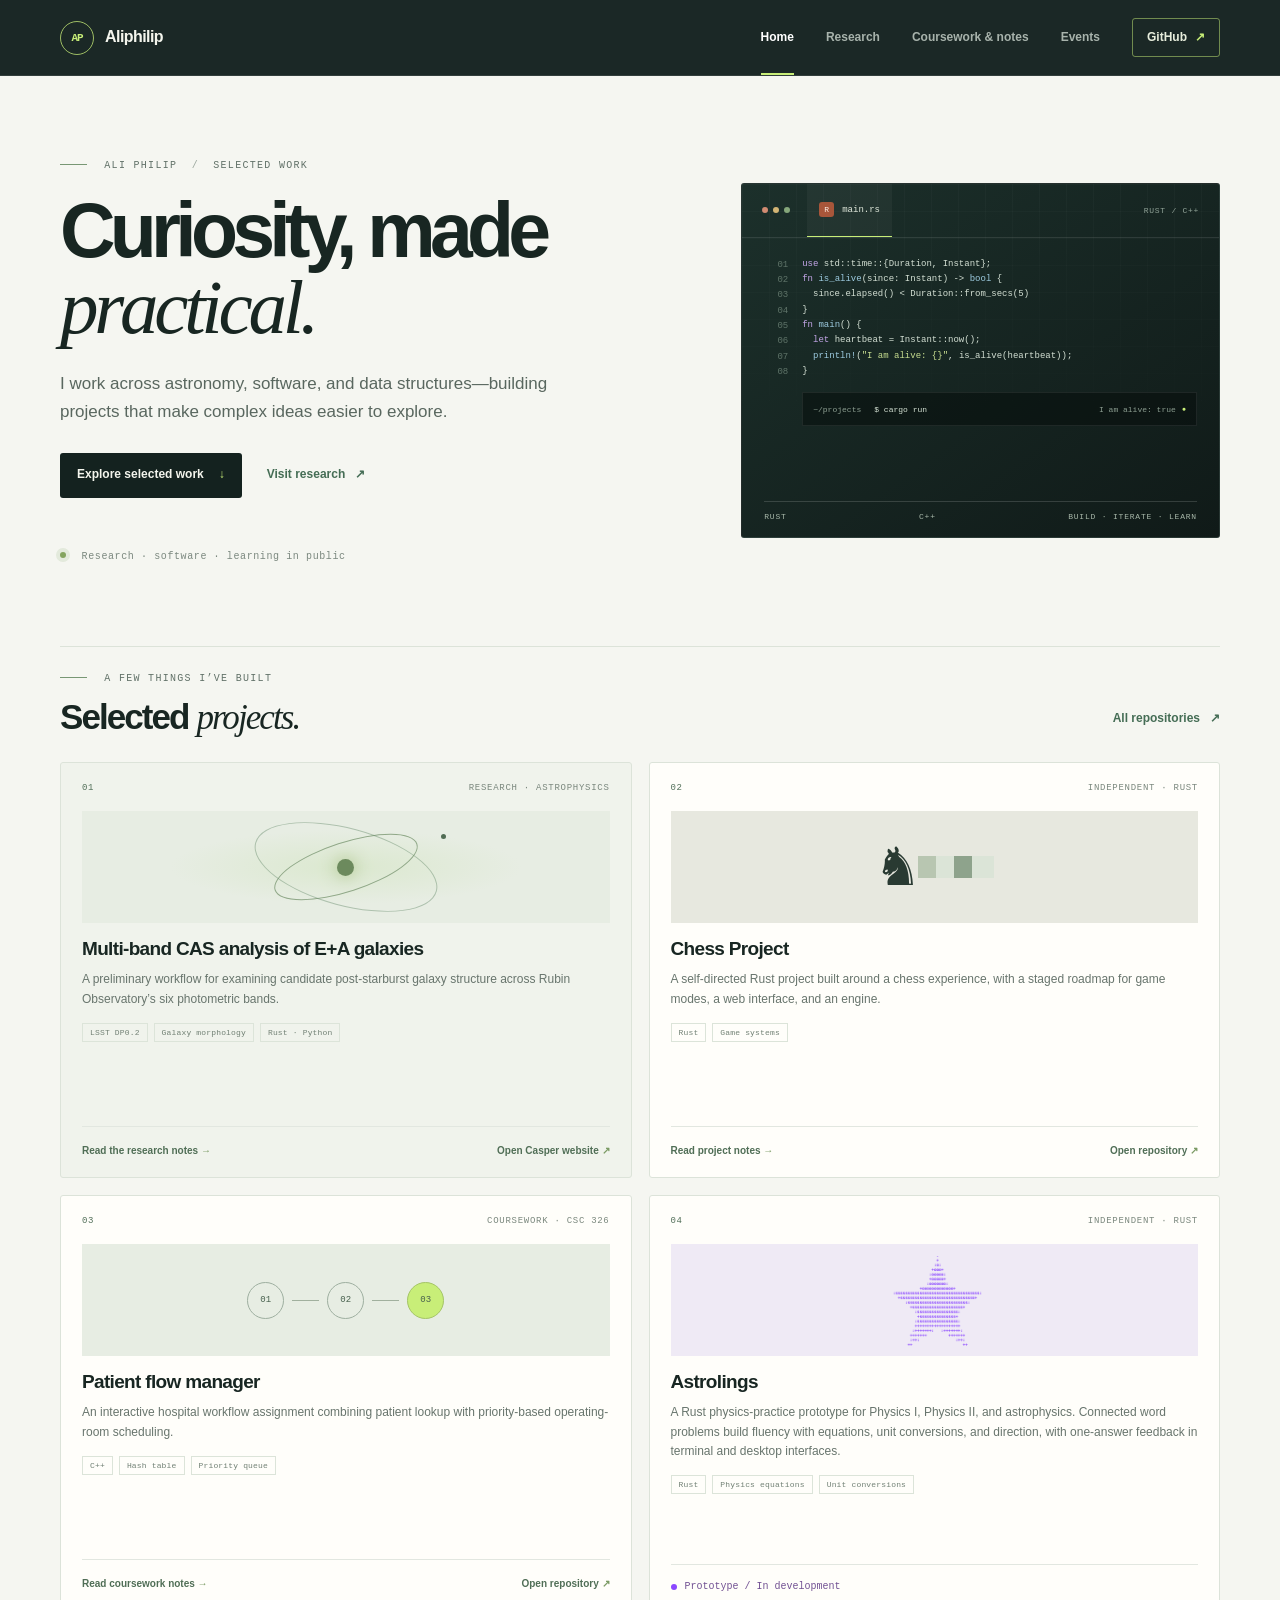
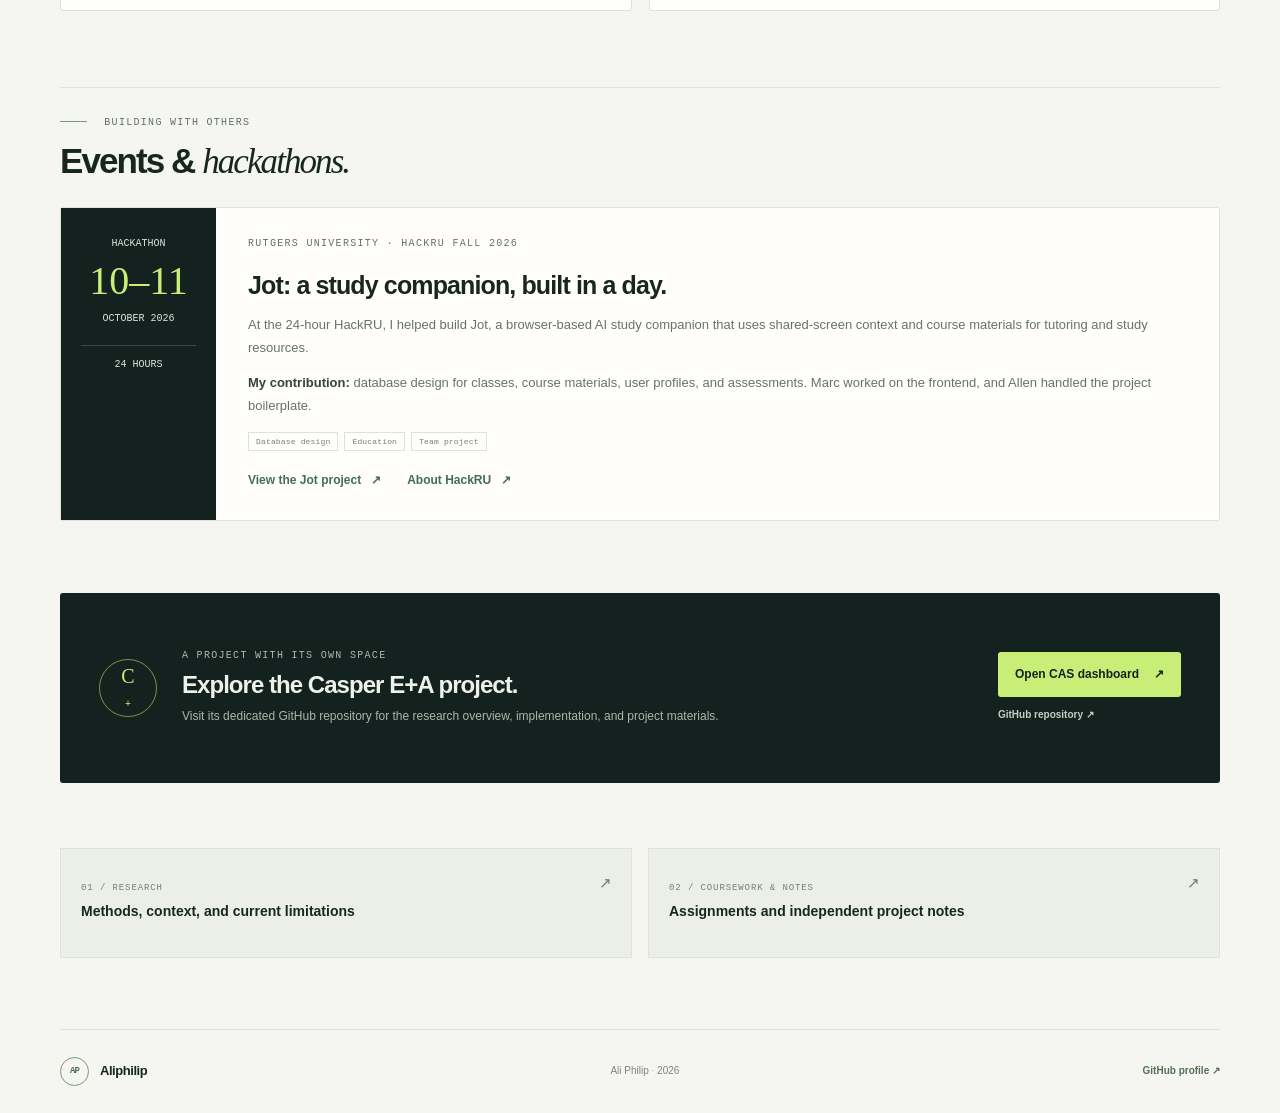
<file: index.html>
<!doctype html>
<html lang="en">
<head>
  <meta charset="utf-8">
  <meta name="viewport" content="width=device-width, initial-scale=1">
  <meta name="theme-color" content="#14221f">
  <meta name="description" content="Aliphilip: Ali Philip's astronomy research, software projects, coursework, and hackathon experiences.">
  <title>Aliphilip — Ali Philip</title>
  <link rel="stylesheet" href="styles.css">
  <script src="site.js" defer></script>
</head>
<body>
  <a class="skip-link" href="#main">Skip to content</a>
  <header class="site-header">
    <div class="header-inner">
      <a class="brand" href="index.html" aria-label="Aliphilip home"><span class="brand-mark">AP</span><span>Aliphilip</span></a>
      <button class="menu-toggle" type="button" aria-expanded="false" aria-controls="primary-nav"><span class="menu-icon" aria-hidden="true"></span><span class="sr-only">Toggle navigation</span></button>
      <nav class="primary-nav" id="primary-nav" aria-label="Main navigation">
        <a class="nav-link current" aria-current="page" href="index.html">Home</a>
        <a class="nav-link" href="research.html">Research</a>
        <a class="nav-link" href="coursework.html">Coursework &amp; notes</a>
        <a class="nav-link" href="#events">Events</a>
        <a class="nav-github" href="https://github.com/AliPhilip05" target="_blank" rel="noopener noreferrer">GitHub <span aria-hidden="true">↗</span></a>
      </nav>
    </div>
  </header>

  <main id="main">
    <section class="hero page-width">
      <div class="hero-copy">
        <p class="eyebrow"><span class="eyebrow-rule"></span> ALI PHILIP <span class="eyebrow-sep">/</span> SELECTED WORK</p>
        <h1>Curiosity, made<br><em>practical.</em></h1>
        <p class="hero-lede">I work across astronomy, software, and data structures—building projects that make complex ideas easier to explore.</p>
        <div class="hero-actions">
          <a class="button button-dark" href="#projects">Explore selected work <span aria-hidden="true">↓</span></a>
          <a class="text-link" href="research.html">Visit research <span aria-hidden="true">↗</span></a>
        </div>
        <div class="hero-footnote"><span class="status-mark"></span> Research · software · learning in public</div>
      </div>
      <div class="hero-art code-art" role="img" aria-label="Stylized Rust code editor showing an is_alive heartbeat check">
        <div class="code-window-top">
          <span class="window-dots" aria-hidden="true"><i></i><i></i><i></i></span>
          <span class="code-tab"><span class="language-symbol">R</span> main.rs</span>
          <span class="language-tag">RUST / C++</span>
        </div>
        <div class="code-editor">
          <div class="code-gutter" aria-hidden="true"><span>01</span><span>02</span><span>03</span><span>04</span><span>05</span><span>06</span><span>07</span><span>08</span></div>
          <pre class="code-block"><code><span class="code-purple">use</span> std::time::{Duration, Instant};
<span class="code-purple">fn</span> <span class="code-blue">is_alive</span>(since: Instant) -> <span class="code-blue">bool</span> {
  since.elapsed() &lt; Duration::from_secs(5)
}
<span class="code-purple">fn</span> <span class="code-blue">main</span>() {
  <span class="code-purple">let</span> heartbeat = Instant::now();
  <span class="code-blue">println!</span>(<span class="code-string">"I am alive: {}"</span>, is_alive(heartbeat));
}</code></pre>
        </div>
        <div class="terminal-preview"><span>~/projects</span><strong>$ cargo run</strong><span class="terminal-output">I am alive: true <b>●</b></span></div>
        <div class="art-caption"><span>RUST</span><span>C++</span><span>BUILD · ITERATE · LEARN</span></div>
      </div>
    </section>

    <section class="selected-work page-width" id="projects">
      <div class="section-heading">
        <div><p class="eyebrow"><span class="eyebrow-rule"></span> A FEW THINGS I’VE BUILT</p><h2>Selected <em>projects.</em></h2></div>
        <a class="text-link heading-link" href="https://github.com/AliPhilip05?tab=repositories" target="_blank" rel="noopener noreferrer">All repositories <span aria-hidden="true">↗</span></a>
      </div>

      <div class="project-grid">
        <article class="project-card project-featured">
          <div class="project-meta"><span class="project-number">01</span><span class="project-type">RESEARCH · ASTROPHYSICS</span></div>
          <div class="project-art project-art-galaxy" aria-hidden="true"><span class="mini-orbit"></span><span class="mini-core"></span><span class="mini-point"></span></div>
          <h3>Multi-band CAS analysis of E+A galaxies</h3>
          <p>A preliminary workflow for examining candidate post-starburst galaxy structure across Rubin Observatory’s six photometric bands.</p>
          <div class="tag-list"><span>LSST DP0.2</span><span>Galaxy morphology</span><span>Rust · Python</span></div>
          <div class="card-links"><a href="research.html#cas">Read the research notes <span aria-hidden="true">→</span></a><a href="https://aliphilip05.github.io/Casper-Analysis-Of-E-Galaxies-/" target="_blank" rel="noopener noreferrer">Open Casper website <span aria-hidden="true">↗</span></a></div>
        </article>

        <article class="project-card">
          <div class="project-meta"><span class="project-number">02</span><span class="project-type">INDEPENDENT · RUST</span></div>
          <div class="project-art project-art-chess" aria-hidden="true"><span>♞</span><i></i><i></i><i></i><i></i></div>
          <h3>Chess Project</h3>
          <p>A self-directed Rust project built around a chess experience, with a staged roadmap for game modes, a web interface, and an engine.</p>
          <div class="tag-list"><span>Rust</span><span>Game systems</span></div>
          <div class="card-links"><a href="coursework.html#chess">Read project notes <span aria-hidden="true">→</span></a><a href="https://github.com/AliPhilip05/ChessProject" target="_blank" rel="noopener noreferrer">Open repository <span aria-hidden="true">↗</span></a></div>
        </article>

        <article class="project-card">
          <div class="project-meta"><span class="project-number">03</span><span class="project-type">COURSEWORK · CSC 326</span></div>
          <div class="project-art project-art-queue" aria-hidden="true"><span class="queue-node">01</span><span class="queue-line"></span><span class="queue-node">02</span><span class="queue-line"></span><span class="queue-node queue-node-accent">03</span></div>
          <h3>Patient flow manager</h3>
          <p>An interactive hospital workflow assignment combining patient lookup with priority-based operating-room scheduling.</p>
          <div class="tag-list"><span>C++</span><span>Hash table</span><span>Priority queue</span></div>
          <div class="card-links"><a href="coursework.html#patients">Read coursework notes <span aria-hidden="true">→</span></a><a href="https://github.com/AliPhilip05/Patients-Managment" target="_blank" rel="noopener noreferrer">Open repository <span aria-hidden="true">↗</span></a></div>
        </article>

        <article class="project-card project-prototype" id="astrolings">
          <div class="project-meta"><span class="project-number">04</span><span class="project-type">INDEPENDENT · RUST</span></div>
          <div class="project-art project-art-astrolings" aria-hidden="true"><img src="assets/astrolings-star.png" width="1024" height="1024" alt="" loading="lazy"></div>
          <h3>Astrolings</h3>
          <p>A Rust physics-practice prototype for Physics I, Physics II, and astrophysics. Connected word problems build fluency with equations, unit conversions, and direction, with one-answer feedback in terminal and desktop interfaces.</p>
          <div class="tag-list"><span>Rust</span><span>Physics equations</span><span>Unit conversions</span></div>
          <div class="prototype-status"><span class="prototype-dot" aria-hidden="true"></span>Prototype / In development</div>
        </article>
      </div>
    </section>

    <section class="events-section page-width" id="events" aria-labelledby="events-title">
      <div class="section-heading">
        <div><p class="eyebrow"><span class="eyebrow-rule"></span> BUILDING WITH OTHERS</p><h2 id="events-title">Events &amp; <em>hackathons.</em></h2></div>
      </div>
      <article class="event-card" aria-labelledby="hackru-title">
        <div class="event-date"><span>HACKATHON</span><strong>10–11</strong><span>OCTOBER 2026</span><span class="event-duration">24 HOURS</span></div>
        <div class="event-content">
          <p class="eyebrow">RUTGERS UNIVERSITY · HACKRU FALL 2026</p>
          <h3 id="hackru-title">Jot: a study companion, built in a day.</h3>
          <p>At the 24-hour HackRU, I helped build Jot, a browser-based AI study companion that uses shared-screen context and course materials for tutoring and study resources.</p>
          <p><strong>My contribution:</strong> database design for classes, course materials, user profiles, and assessments. Marc worked on the frontend, and Allen handled the project boilerplate.</p>
          <div class="tag-list"><span>Database design</span><span>Education</span><span>Team project</span></div>
          <div class="event-links"><a class="text-link" href="https://github.com/allenz2423/hackruf26" target="_blank" rel="noopener noreferrer">View the Jot project <span aria-hidden="true">↗</span></a><a class="text-link" href="https://www.hackru.org/" target="_blank" rel="noopener noreferrer">About HackRU <span aria-hidden="true">↗</span></a></div>
        </div>
      </article>
    </section>

    <section class="crosslink page-width" aria-label="Casper research project">
      <div class="crosslink-mark" aria-hidden="true">C<span>+</span></div>
      <div class="crosslink-copy"><p class="eyebrow">A PROJECT WITH ITS OWN SPACE</p><h2>Explore the Casper E+A project.</h2><p>Visit its dedicated GitHub repository for the research overview, implementation, and project materials.</p></div>
      <div class="crosslink-actions"><a class="button button-light" href="https://aliphilip05.github.io/Casper-Analysis-Of-E-Galaxies-/">Open CAS dashboard <span aria-hidden="true">↗</span></a><a class="crosslink-repo-link" href="https://github.com/AliPhilip05/Casper-Analysis-Of-E-Galaxies-" target="_blank" rel="noopener noreferrer">GitHub repository ↗</a></div>
    </section>

    <section class="next-steps page-width">
      <a class="next-card" href="research.html"><span class="next-index">01 / RESEARCH</span><strong>Methods, context, and current limitations</strong><span class="next-arrow" aria-hidden="true">↗</span></a>
      <a class="next-card" href="coursework.html"><span class="next-index">02 / COURSEWORK &amp; NOTES</span><strong>Assignments and independent project notes</strong><span class="next-arrow" aria-hidden="true">↗</span></a>
    </section>
  </main>

  <footer class="site-footer page-width"><a class="brand footer-brand" href="index.html"><span class="brand-mark">AP</span><span>Aliphilip</span></a><span>Ali Philip <span class="footer-sep">·</span> <span id="year">2026</span></span><a href="https://github.com/AliPhilip05" target="_blank" rel="noopener noreferrer">GitHub profile <span aria-hidden="true">↗</span></a></footer>
</body>
</html>
</file>
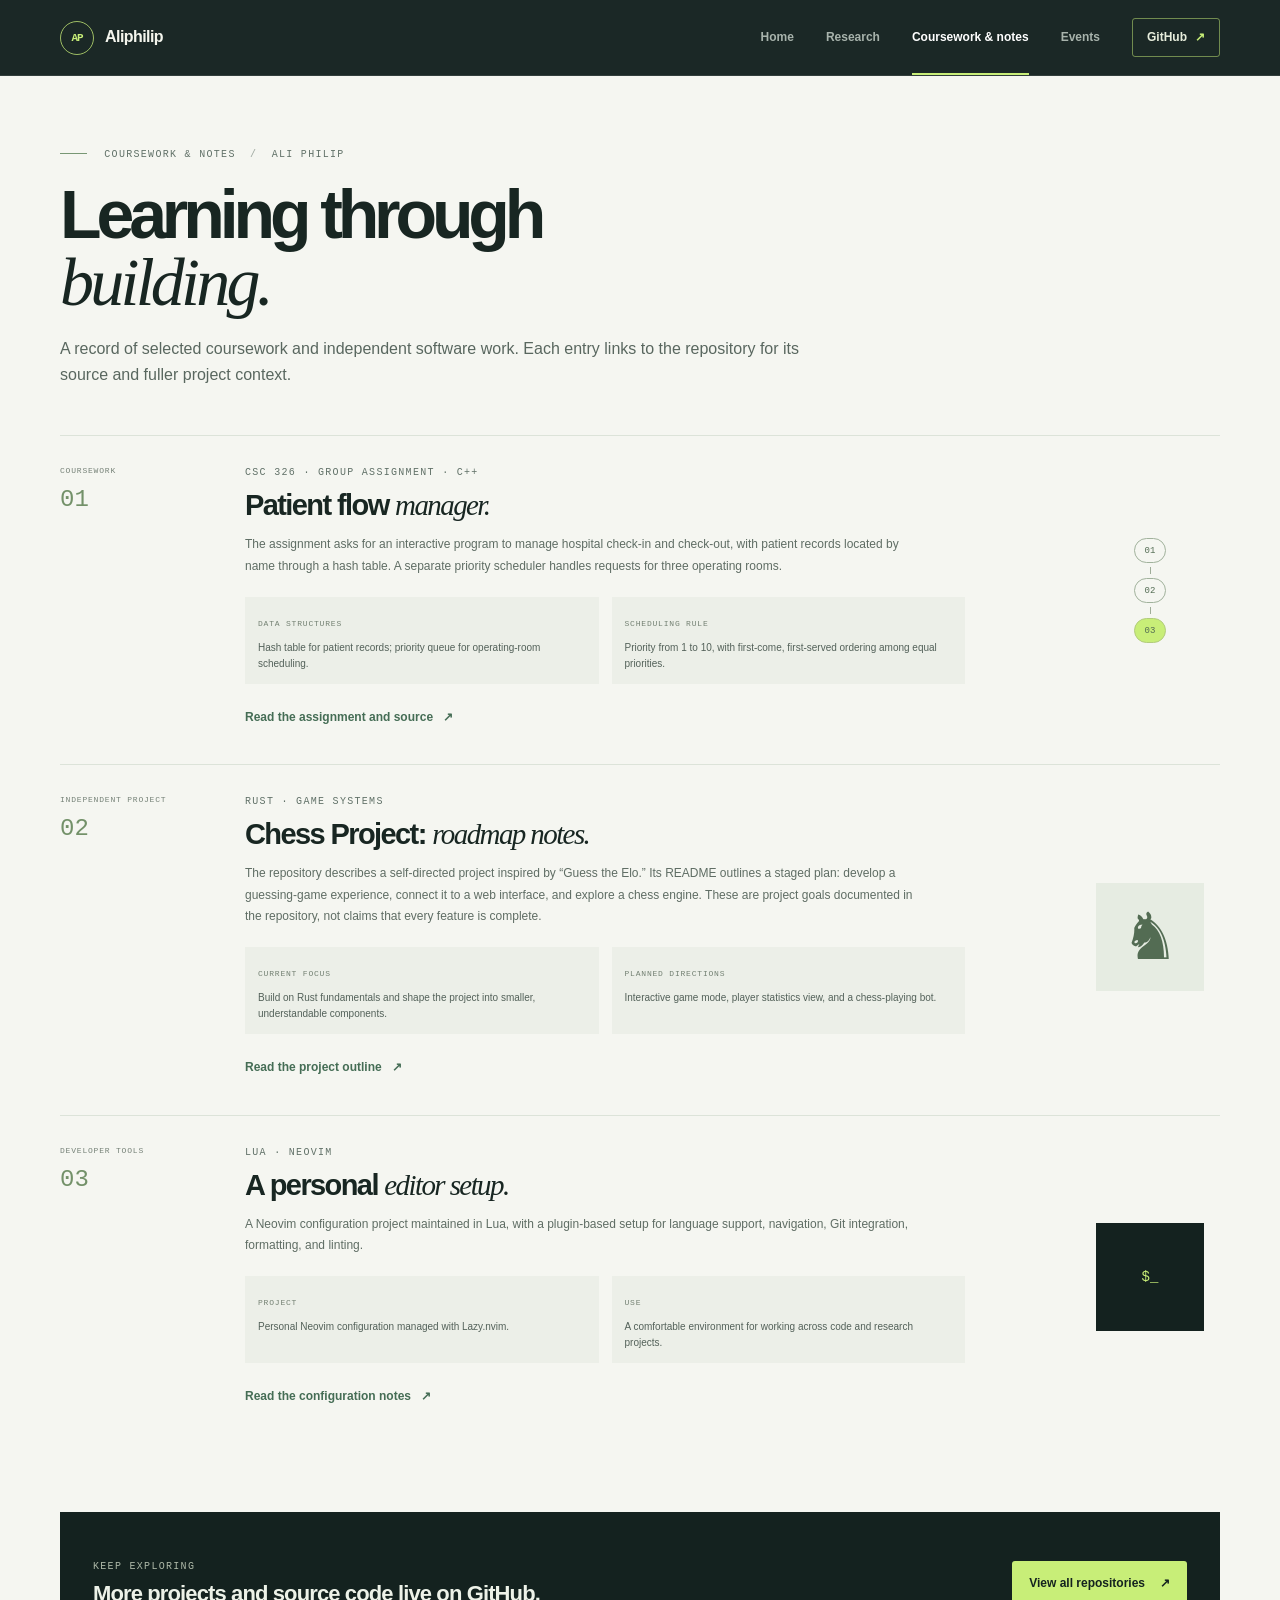
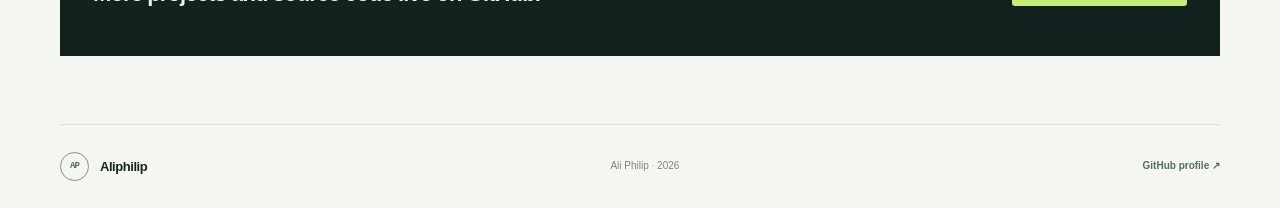
<file: coursework.html>
<!doctype html>
<html lang="en">
<head>
  <meta charset="utf-8">
  <meta name="viewport" content="width=device-width, initial-scale=1">
  <meta name="theme-color" content="#14221f">
  <meta name="description" content="Ali Philip's selected coursework and independent project notes.">
  <title>Coursework &amp; Notes — Aliphilip</title>
  <link rel="stylesheet" href="styles.css">
  <script src="site.js" defer></script>
</head>
<body>
  <a class="skip-link" href="#main">Skip to content</a>
  <header class="site-header"><div class="header-inner">
    <a class="brand" href="index.html" aria-label="Aliphilip home"><span class="brand-mark">AP</span><span>Aliphilip</span></a>
    <button class="menu-toggle" type="button" aria-expanded="false" aria-controls="primary-nav"><span class="menu-icon" aria-hidden="true"></span><span class="sr-only">Toggle navigation</span></button>
    <nav class="primary-nav" id="primary-nav" aria-label="Main navigation"><a class="nav-link" href="index.html">Home</a><a class="nav-link" href="research.html">Research</a><a class="nav-link current" aria-current="page" href="coursework.html">Coursework &amp; notes</a><a class="nav-link" href="index.html#events">Events</a><a class="nav-github" href="https://github.com/AliPhilip05" target="_blank" rel="noopener noreferrer">GitHub <span aria-hidden="true">↗</span></a></nav>
  </div></header>

  <main id="main">
    <section class="page-hero page-width compact-hero">
      <p class="eyebrow"><span class="eyebrow-rule"></span> COURSEWORK &amp; NOTES <span class="eyebrow-sep">/</span> ALI PHILIP</p>
      <h1>Learning through<br><em>building.</em></h1>
      <p class="hero-lede">A record of selected coursework and independent software work. Each entry links to the repository for its source and fuller project context.</p>
    </section>

    <section class="notes-list page-width">
      <article class="note-entry" id="patients">
        <div class="note-index"><span>COURSEWORK</span><strong>01</strong></div>
        <div class="note-content"><p class="eyebrow">CSC 326 · GROUP ASSIGNMENT · C++</p><h2>Patient flow <em>manager.</em></h2><p>The assignment asks for an interactive program to manage hospital check-in and check-out, with patient records located by name through a hash table. A separate priority scheduler handles requests for three operating rooms.</p>
          <div class="note-details"><div><span class="detail-label">DATA STRUCTURES</span><p>Hash table for patient records; priority queue for operating-room scheduling.</p></div><div><span class="detail-label">SCHEDULING RULE</span><p>Priority from 1 to 10, with first-come, first-served ordering among equal priorities.</p></div></div>
          <a class="text-link" href="https://github.com/AliPhilip05/Patients-Managment" target="_blank" rel="noopener noreferrer">Read the assignment and source <span aria-hidden="true">↗</span></a>
        </div>
        <div class="note-symbol note-symbol-queue" aria-hidden="true"><span>01</span><i></i><span>02</span><i></i><span>03</span></div>
      </article>

      <article class="note-entry" id="chess">
        <div class="note-index"><span>INDEPENDENT PROJECT</span><strong>02</strong></div>
        <div class="note-content"><p class="eyebrow">RUST · GAME SYSTEMS</p><h2>Chess Project: <em>roadmap notes.</em></h2><p>The repository describes a self-directed project inspired by “Guess the Elo.” Its README outlines a staged plan: develop a guessing-game experience, connect it to a web interface, and explore a chess engine. These are project goals documented in the repository, not claims that every feature is complete.</p>
          <div class="note-details"><div><span class="detail-label">CURRENT FOCUS</span><p>Build on Rust fundamentals and shape the project into smaller, understandable components.</p></div><div><span class="detail-label">PLANNED DIRECTIONS</span><p>Interactive game mode, player statistics view, and a chess-playing bot.</p></div></div>
          <a class="text-link" href="https://github.com/AliPhilip05/ChessProject" target="_blank" rel="noopener noreferrer">Read the project outline <span aria-hidden="true">↗</span></a>
        </div>
        <div class="note-symbol note-symbol-chess" aria-hidden="true">♞</div>
      </article>

      <article class="note-entry" id="tools">
        <div class="note-index"><span>DEVELOPER TOOLS</span><strong>03</strong></div>
        <div class="note-content"><p class="eyebrow">LUA · NEOVIM</p><h2>A personal <em>editor setup.</em></h2><p>A Neovim configuration project maintained in Lua, with a plugin-based setup for language support, navigation, Git integration, formatting, and linting.</p>
          <div class="note-details"><div><span class="detail-label">PROJECT</span><p>Personal Neovim configuration managed with Lazy.nvim.</p></div><div><span class="detail-label">USE</span><p>A comfortable environment for working across code and research projects.</p></div></div>
          <a class="text-link" href="https://github.com/AliPhilip05/vim-settings" target="_blank" rel="noopener noreferrer">Read the configuration notes <span aria-hidden="true">↗</span></a>
        </div>
        <div class="note-symbol note-symbol-editor" aria-hidden="true"><span>$_</span></div>
      </article>
    </section>

    <section class="notes-footer-callout page-width"><div><p class="eyebrow">KEEP EXPLORING</p><h2>More projects and source code live on GitHub.</h2></div><a class="button button-light" href="https://github.com/AliPhilip05?tab=repositories" target="_blank" rel="noopener noreferrer">View all repositories <span aria-hidden="true">↗</span></a></section>
  </main>
  <footer class="site-footer page-width"><a class="brand footer-brand" href="index.html"><span class="brand-mark">AP</span><span>Aliphilip</span></a><span>Ali Philip <span class="footer-sep">·</span> <span id="year">2026</span></span><a href="https://github.com/AliPhilip05" target="_blank" rel="noopener noreferrer">GitHub profile <span aria-hidden="true">↗</span></a></footer>
</body>
</html>
</file>
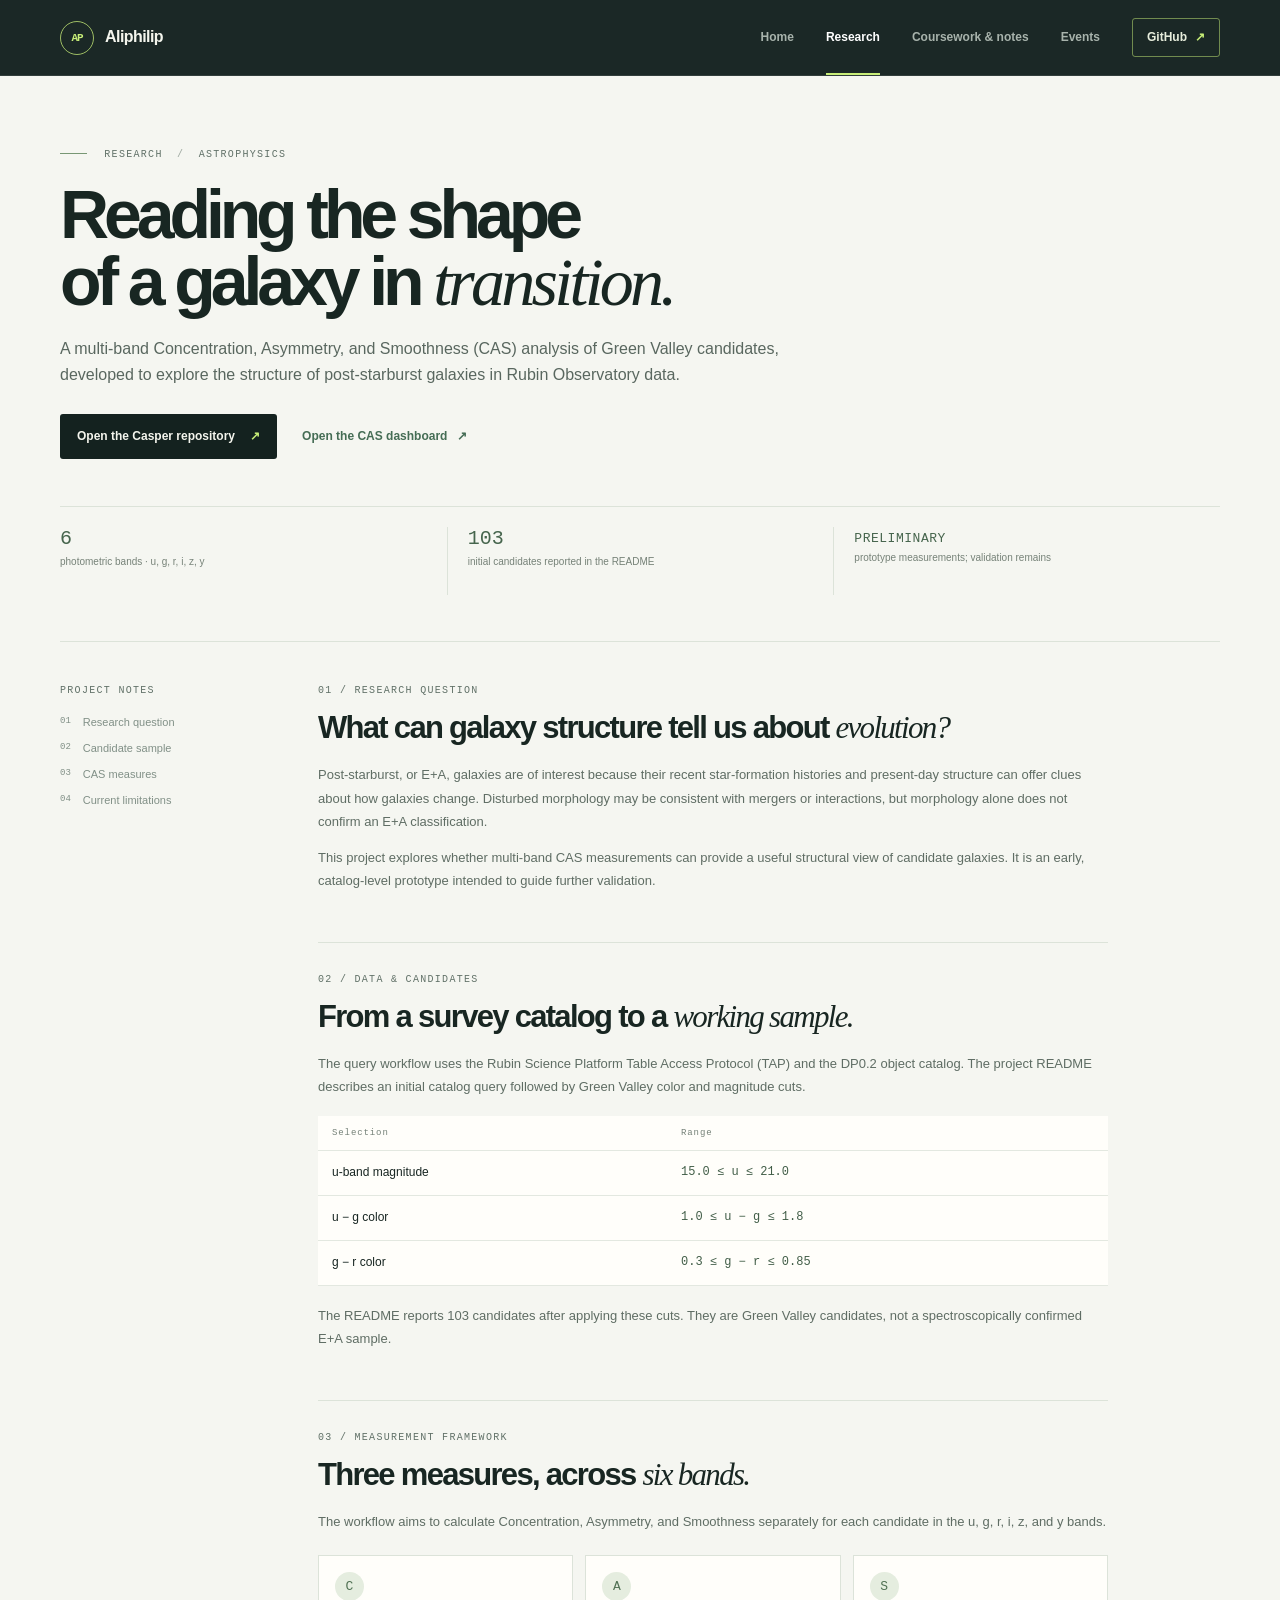
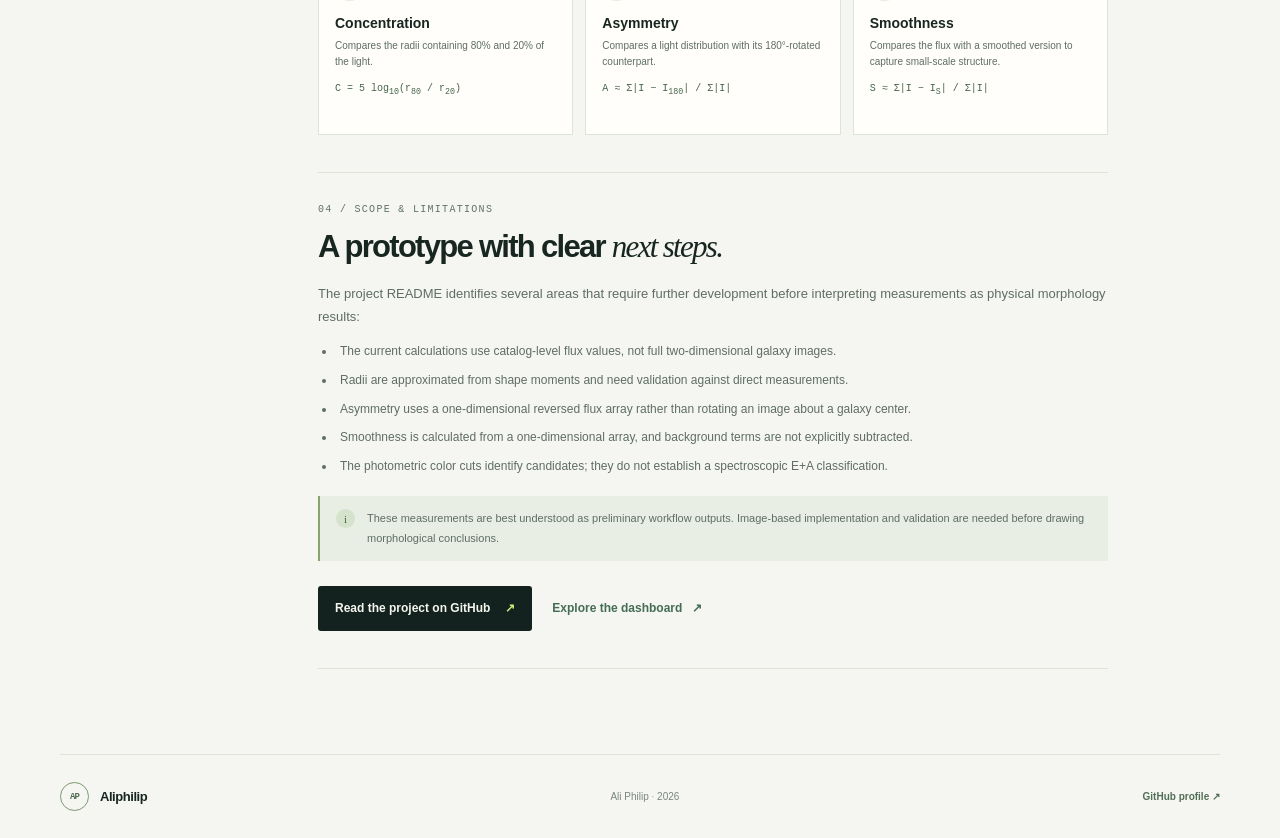
<file: research.html>
<!doctype html>
<html lang="en">
<head>
  <meta charset="utf-8">
  <meta name="viewport" content="width=device-width, initial-scale=1">
  <meta name="theme-color" content="#14221f">
  <meta name="description" content="Research overview of a preliminary multi-band CAS analysis of candidate E+A galaxies.">
  <title>Research — Aliphilip</title>
  <link rel="stylesheet" href="styles.css">
  <script src="site.js" defer></script>
</head>
<body>
  <a class="skip-link" href="#main">Skip to content</a>
  <header class="site-header"><div class="header-inner">
    <a class="brand" href="index.html" aria-label="Aliphilip home"><span class="brand-mark">AP</span><span>Aliphilip</span></a>
    <button class="menu-toggle" type="button" aria-expanded="false" aria-controls="primary-nav"><span class="menu-icon" aria-hidden="true"></span><span class="sr-only">Toggle navigation</span></button>
    <nav class="primary-nav" id="primary-nav" aria-label="Main navigation"><a class="nav-link" href="index.html">Home</a><a class="nav-link current" aria-current="page" href="research.html">Research</a><a class="nav-link" href="coursework.html">Coursework &amp; notes</a><a class="nav-link" href="index.html#events">Events</a><a class="nav-github" href="https://github.com/AliPhilip05" target="_blank" rel="noopener noreferrer">GitHub <span aria-hidden="true">↗</span></a></nav>
  </div></header>

  <main id="main">
    <section class="page-hero page-width">
      <p class="eyebrow"><span class="eyebrow-rule"></span> RESEARCH <span class="eyebrow-sep">/</span> ASTROPHYSICS</p>
      <h1>Reading the shape<br>of a galaxy in <em>transition.</em></h1>
      <p class="hero-lede">A multi-band Concentration, Asymmetry, and Smoothness (CAS) analysis of Green Valley candidates, developed to explore the structure of post-starburst galaxies in Rubin Observatory data.</p>
      <div class="hero-actions"><a class="button button-dark" href="https://github.com/AliPhilip05/Casper-Analysis-Of-E-Galaxies-" target="_blank" rel="noopener noreferrer">Open the Casper repository <span aria-hidden="true">↗</span></a><a class="text-link" href="https://aliphilip05.github.io/Casper-Analysis-Of-E-Galaxies-/">Open the CAS dashboard <span aria-hidden="true">↗</span></a></div>
      <div class="research-stats"><div><strong>6</strong><span>photometric bands · u, g, r, i, z, y</span></div><div><strong>103</strong><span>initial candidates reported in the README</span></div><div><strong>PRELIMINARY</strong><span>prototype measurements; validation remains</span></div></div>
    </section>

    <section class="research-layout page-width" id="cas">
      <aside class="research-aside"><p class="eyebrow">PROJECT NOTES</p><a href="#question">01 <span>Research question</span></a><a href="#sample">02 <span>Candidate sample</span></a><a href="#measurements">03 <span>CAS measures</span></a><a href="#limits">04 <span>Current limitations</span></a></aside>
      <article class="research-article">
        <section class="article-section" id="question"><p class="eyebrow">01 / RESEARCH QUESTION</p><h2>What can galaxy structure tell us about <em>evolution?</em></h2><p>Post-starburst, or E+A, galaxies are of interest because their recent star-formation histories and present-day structure can offer clues about how galaxies change. Disturbed morphology may be consistent with mergers or interactions, but morphology alone does not confirm an E+A classification.</p><p>This project explores whether multi-band CAS measurements can provide a useful structural view of candidate galaxies. It is an early, catalog-level prototype intended to guide further validation.</p></section>
        <section class="article-section" id="sample"><p class="eyebrow">02 / DATA &amp; CANDIDATES</p><h2>From a survey catalog to a <em>working sample.</em></h2><p>The query workflow uses the Rubin Science Platform Table Access Protocol (TAP) and the DP0.2 object catalog. The project README describes an initial catalog query followed by Green Valley color and magnitude cuts.</p>
          <div class="data-table-wrap"><table class="data-table"><thead><tr><th>Selection</th><th>Range</th></tr></thead><tbody><tr><td>u-band magnitude</td><td>15.0 ≤ u ≤ 21.0</td></tr><tr><td>u − g color</td><td>1.0 ≤ u − g ≤ 1.8</td></tr><tr><td>g − r color</td><td>0.3 ≤ g − r ≤ 0.85</td></tr></tbody></table></div>
          <p>The README reports 103 candidates after applying these cuts. They are Green Valley candidates, not a spectroscopically confirmed E+A sample.</p></section>
        <section class="article-section" id="measurements"><p class="eyebrow">03 / MEASUREMENT FRAMEWORK</p><h2>Three measures, across <em>six bands.</em></h2><p>The workflow aims to calculate Concentration, Asymmetry, and Smoothness separately for each candidate in the u, g, r, i, z, and y bands.</p>
          <div class="cas-grid"><article class="cas-card"><span class="cas-letter">C</span><h3>Concentration</h3><p>Compares the radii containing 80% and 20% of the light.</p><div class="equation">C = 5 log<sub>10</sub>(r<sub>80</sub> / r<sub>20</sub>)</div></article><article class="cas-card"><span class="cas-letter">A</span><h3>Asymmetry</h3><p>Compares a light distribution with its 180°-rotated counterpart.</p><div class="equation">A ≈ Σ|I − I<sub>180</sub>| / Σ|I|</div></article><article class="cas-card"><span class="cas-letter">S</span><h3>Smoothness</h3><p>Compares the flux with a smoothed version to capture small-scale structure.</p><div class="equation">S ≈ Σ|I − I<sub>S</sub>| / Σ|I|</div></article></div>
        </section>
        <section class="article-section" id="limits"><p class="eyebrow">04 / SCOPE &amp; LIMITATIONS</p><h2>A prototype with clear <em>next steps.</em></h2><p>The project README identifies several areas that require further development before interpreting measurements as physical morphology results:</p><ul class="limit-list"><li>The current calculations use catalog-level flux values, not full two-dimensional galaxy images.</li><li>Radii are approximated from shape moments and need validation against direct measurements.</li><li>Asymmetry uses a one-dimensional reversed flux array rather than rotating an image about a galaxy center.</li><li>Smoothness is calculated from a one-dimensional array, and background terms are not explicitly subtracted.</li><li>The photometric color cuts identify candidates; they do not establish a spectroscopic E+A classification.</li></ul><div class="note-callout"><span class="callout-mark">i</span><p>These measurements are best understood as preliminary workflow outputs. Image-based implementation and validation are needed before drawing morphological conclusions.</p></div>
          <div class="article-actions"><a class="button button-dark" href="https://github.com/AliPhilip05/Casper-Analysis-Of-E-Galaxies-" target="_blank" rel="noopener noreferrer">Read the project on GitHub <span aria-hidden="true">↗</span></a><a class="text-link" href="https://aliphilip05.github.io/Casper-Analysis-Of-E-Galaxies-/">Explore the dashboard <span aria-hidden="true">↗</span></a></div>
        </section>
      </article>
    </section>
  </main>
  <footer class="site-footer page-width"><a class="brand footer-brand" href="index.html"><span class="brand-mark">AP</span><span>Aliphilip</span></a><span>Ali Philip <span class="footer-sep">·</span> <span id="year">2026</span></span><a href="https://github.com/AliPhilip05" target="_blank" rel="noopener noreferrer">GitHub profile <span aria-hidden="true">↗</span></a></footer>
</body>
</html>
</file>
<file: styles.css>
:root {
  --ink:#182622;
  --ink-2:#35443e;
  --muted:#66736c;
  --quiet:#8a968f;
  --paper:#f5f6f1;
  --white:#fffefa;
  --line:#dce3d9;
  --dark:#14221f;
  --dark-2:#1c302b;
  --lime:#c8ee78;
  --green:#456d55;
  --mint:#d8e6dc;
  --serif:Georgia,"Times New Roman",serif;
  --sans:"DM Sans",Inter,-apple-system,BlinkMacSystemFont,"Segoe UI",sans-serif;
  --mono:"SFMono-Regular",Consolas,"Liberation Mono",monospace;
  --width:1160px
}
* {
  box-sizing:border-box
}
html {
  scroll-behavior:smooth;
  scroll-padding-top:92px
}
body {
  margin:0;
  background:var(--paper);
  color:var(--ink);
  font:15px/1.65 var(--sans);
  -webkit-font-smoothing:antialiased
}
a {
  color:inherit
}
.page-width {
  width:min(var(--width),calc(100% - 64px));
  margin-inline:auto
}
.sr-only {
  position:absolute;
  width:1px;
  height:1px;
  padding:0;
  margin:-1px;
  overflow:hidden;
  clip:rect(0,0,0,0);
  white-space:nowrap;
  border:0
}
.skip-link {
  position:fixed;
  z-index:100;
  top:12px;
  left:12px;
  padding:10px 14px;
  background:var(--lime);
  color:var(--dark);
  transform:translateY(-160%)
}
.skip-link:focus {
  transform:translateY(0)
}
.site-header {
  height:76px;
  position:sticky;
  top:0;
  z-index:20;
  background:rgba(20,34,31,.97);
  color:#f4f5ed;
  border-bottom:1px solid rgba(255,255,255,.1);
  backdrop-filter:blur(14px)
}
.header-inner {
  width:min(var(--width),calc(100% - 64px));
  height:100%;
  margin:auto;
  display:flex;
  align-items:center
}
.brand {
  display:inline-flex;
  align-items:center;
  gap:11px;
  color:inherit;
  text-decoration:none;
  font-size:16px;
  font-weight:750;
  letter-spacing:-.035em
}
.brand-mark {
  width:34px;
  height:34px;
  display:grid;
  place-items:center;
  border:1px solid rgba(200,238,120,.75);
  border-radius:50%;
  color:var(--lime);
  font:600 11px var(--mono);
  letter-spacing:-.1em
}
.brand-dot {
  color:var(--lime);
  font-weight:500
}
.primary-nav {
  height:100%;
  margin-left:auto;
  display:flex;
  align-items:center;
  gap:32px
}
.nav-link,.nav-github {
  height:100%;
  display:flex;
  align-items:center;
  text-decoration:none;
  font-size:12px;
  font-weight:600;
  color:#a8b3ac;
  transition:color .2s
}
.nav-link:hover,.nav-link.current,.nav-github:hover {
  color:#fff
}
.nav-link.current {
  position:relative
}
.nav-link.current:after {
  content:"";
  position:absolute;
  bottom:0;
  left:0;
  right:0;
  height:2px;
  background:var(--lime)
}
.nav-github {
  height:auto;
  padding:9px 14px;
  border:1px solid rgba(200,238,120,.5);
  border-radius:3px;
  color:#e7eddc;
  gap:8px
}
.nav-github span {
  color:var(--lime)
}
.menu-toggle {
  display:none
}
.hero {
  min-height:540px;
  padding-top:83px;
  padding-bottom:84px;
  display:grid;
  grid-template-columns:1fr .83fr;
  gap:9%;
  align-items:center
}
.eyebrow {
  margin:0 0 19px;
  color:#617168;
  font:10px/1.4 var(--mono);
  letter-spacing:.13em
}
.eyebrow-rule {
  display:inline-block;
  width:27px;
  height:1px;
  margin:0 10px 3px 0;
  background:#789774
}
.eyebrow-sep {
  padding-inline:7px;
  color:#9da89f
}
.hero h1,.page-hero h1 {
  margin:0;
  color:var(--ink);
  font-size:clamp(49px,6.2vw,77px);
  font-weight:550;
  letter-spacing:-.075em;
  line-height:.99
}
.hero h1 em,.page-hero h1 em,.section-heading h2 em,.research-article h2 em,.note-content h2 em {
  font-family:var(--serif);
  font-weight:400;
  letter-spacing:-.055em
}
.hero-lede {
  max-width:545px;
  margin:25px 0 26px;
  color:#59675f;
  font-size:17px;
  line-height:1.65
}
.hero-actions {
  display:flex;
  align-items:center;
  gap:25px;
  flex-wrap:wrap
}
.button {
  min-height:45px;
  padding:0 17px;
  display:inline-flex;
  align-items:center;
  justify-content:center;
  gap:15px;
  border-radius:3px;
  text-decoration:none;
  font-size:12px;
  font-weight:650;
  transition:transform .2s,background .2s
}
.button:hover {
  transform:translateY(-2px)
}
.button-dark {
  background:var(--dark);
  color:#f4f5ed
}
.button-dark span {
  color:var(--lime)
}
.button-light {
  background:var(--lime);
  color:var(--dark)
}
.button-light:hover {
  background:#d6f493
}
.text-link {
  display:inline-flex;
  align-items:center;
  gap:10px;
  text-decoration:none;
  color:var(--green);
  font-size:12px;
  font-weight:700
}
.text-link:hover,.card-links a:hover {
  color:#263d31
}
.hero-footnote {
  margin-top:53px;
  color:#7b887f;
  font:10px var(--mono);
  letter-spacing:.06em
}
.status-mark {
  display:inline-block;
  width:6px;
  height:6px;
  margin:0 9px 1px 0;
  border-radius:50%;
  background:#84a45f;
  box-shadow:0 0 0 4px #e3eadc
}
.hero-art {
  position:relative;
  height:355px;
  overflow:hidden;
  background:linear-gradient(145deg,#1c302b,#101a18);
  color:#dfe8d8;
  border:1px solid rgba(255,255,255,.08);
  border-radius:3px
}
.code-art:before {
  content:"";
  position:absolute;
  inset:0;
  pointer-events:none;
  background-image:linear-gradient(rgba(255,255,255,.025) 1px,transparent 1px),linear-gradient(90deg,rgba(255,255,255,.025) 1px,transparent 1px);
  background-size:27px 27px;
  mask-image:linear-gradient(to bottom,black,transparent 80%)
}
.code-window-top {
  position:relative;
  z-index:1;
  height:54px;
  padding:0 20px;
  display:flex;
  align-items:center;
  border-bottom:1px solid rgba(255,255,255,.1)
}
.window-dots {
  display:flex;
  gap:5px
}
.window-dots i {
  width:6px;
  height:6px;
  border-radius:50%;
  background:#60746a
}
.window-dots i:first-child {
  background:#d28b72
}
.window-dots i:nth-child(2) {
  background:#d2b474
}
.window-dots i:nth-child(3) {
  background:#85a77b
}
.code-tab {
  align-self:stretch;
  margin-left:17px;
  padding:0 12px;
  display:flex;
  align-items:center;
  gap:8px;
  border-bottom:1px solid var(--lime);
  background:rgba(255,255,255,.04);
  color:#e1e9dc;
  font:9px var(--mono)
}
.language-symbol {
  width:15px;
  height:15px;
  display:grid;
  place-items:center;
  border-radius:3px;
  background:#a8563a;
  color:#fff1e8;
  font:8px var(--mono)
}
.language-tag {
  margin-left:auto;
  color:#91a398;
  font:8px var(--mono);
  letter-spacing:.09em
}
.code-editor {
  position:relative;
  z-index:1;
  padding:19px 22px 0;
  display:grid;
  grid-template-columns:24px 1fr;
  gap:14px
}
.code-gutter {
  padding-top:1px;
  display:flex;
  flex-direction:column;
  gap:0;
  color:#5f7469;
  font:9px/1.7 var(--mono);
  text-align:right
}
.code-block {
  margin:0;
  overflow:hidden;
  color:#d4e0d4;
  font:9px/1.7 var(--mono);
  white-space:pre
}
.code-block code {
  font:inherit
}
.code-purple {
  color:#c4a6e8
}
.code-blue {
  color:#9dcbe0
}
.code-string {
  color:#c9df91
}
.terminal-preview {
  position:relative;
  z-index:1;
  height:34px;
  margin:12px 22px 0 60px;
  padding:0 10px;
  display:flex;
  align-items:center;
  gap:13px;
  background:rgba(7,14,12,.55);
  border:1px solid rgba(255,255,255,.08);
  color:#8d9f92;
  font:8px var(--mono)
}
.terminal-preview strong {
  color:#d8e5d7;
  font:inherit
}
.terminal-output {
  margin-left:auto;
  display:flex;
  align-items:center;
  gap:6px
}
.terminal-output b {
  color:var(--lime);
  font-size:7px
}
.art-caption {
  position:absolute;
  right:22px;
  bottom:16px;
  left:22px;
  padding-top:10px;
  display:flex;
  justify-content:space-between;
  border-top:1px solid rgba(255,255,255,.15);
  color:#a8b8aa;
  font:8px var(--mono);
  letter-spacing:.1em
}
.selected-work {
  padding-top:25px;
  padding-bottom:76px;
  border-top:1px solid var(--line)
}
.section-heading {
  display:flex;
  align-items:end;
  justify-content:space-between;
  margin-bottom:25px
}
.section-heading .eyebrow {
  margin-bottom:11px
}
.section-heading h2,.research-article h2,.note-content h2 {
  margin:0;
  font-size:35px;
  line-height:1.13;
  font-weight:550;
  letter-spacing:-.055em
}
.heading-link {
  margin-bottom:8px
}
.project-grid {
  display:grid;
  grid-template-columns:repeat(2,minmax(0,1fr));
  gap:17px
}
.project-card {
  min-height:416px;
  position:relative;
  padding:20px 21px 18px;
  display:flex;
  flex-direction:column;
  background:var(--white);
  border:1px solid var(--line);
  border-radius:3px;
  transition:transform .22s,border-color .22s,box-shadow .22s
}
.project-card:hover {
  transform:translateY(-4px);
  border-color:#bfcec0;
  box-shadow:0 12px 24px rgba(28,48,43,.06)
}
.project-featured {
  background:#f0f3ec
}
.project-meta {
  display:flex;
  justify-content:space-between;
  align-items:center;
  color:#7a877d;
  font:9px var(--mono);
  letter-spacing:.08em
}
.project-number {
  color:#526f59
}
.project-art {
  height:112px;
  margin:18px 0 14px;
  position:relative;
  overflow:hidden;
  display:flex;
  align-items:center;
  justify-content:center;
  background:#e7ede3
}
.project-art-galaxy {
  background:radial-gradient(ellipse at center,#dbe8cf 0,#e7ede3 47%,#e7ede3 100%)
}
.mini-orbit {
  position:absolute;
  width:150px;
  height:50px;
  border:1px solid #91a989;
  border-radius:50%;
  transform:rotate(-18deg)
}
.mini-orbit:after {
  content:"";
  position:absolute;
  inset:-15px -20px;
  border:1px solid rgba(102,139,107,.45);
  border-radius:50%;
  transform:rotate(33deg)
}
.mini-core {
  position:absolute;
  width:17px;
  height:17px;
  border-radius:50%;
  background:#6c8a5d;
  box-shadow:0 0 18px #a2bd7c
}
.mini-point {
  position:absolute;
  top:23px;
  right:31%;
  width:5px;
  height:5px;
  background:#506c54;
  border-radius:50%
}
.project-art-chess {
  gap:0;
  background:#e7e8df;
  color:#293a32
}
.project-art-chess>span {
  font-size:53px;
  line-height:1;
  font-family:serif
}
.project-art-chess i {
  width:22px;
  height:22px;
  margin-left:-4px;
  background:#b8c6b1
}
.project-art-chess i:nth-of-type(2) {
  background:#dbe4d7
}
.project-art-chess i:nth-of-type(3) {
  background:#8ea38c
}
.project-art-chess i:nth-of-type(4) {
  background:#dbe4d7
}
.project-art-queue {
  gap:8px;
  background:#e7ede3
}
.project-art-astrolings {
  background:#efeaf5
}
.project-art-astrolings img {
  width:120px;
  height:120px;
  object-fit:contain
}
.prototype-status {
  margin-top:auto;
  padding-top:16px;
  display:flex;
  align-items:center;
  gap:8px;
  color:#725193;
  font:10px var(--mono);
  border-top:1px solid #e2e7e0
}
.prototype-dot {
  width:6px;
  height:6px;
  border-radius:50%;
  background:#8b48ff
}
.events-section {
  padding-top:28px;
  padding-bottom:72px;
  border-top:1px solid var(--line)
}
.event-card {
  display:grid;
  grid-template-columns:155px minmax(0,1fr);
  background:var(--white);
  border:1px solid var(--line);
  border-radius:3px
}
.event-date {
  padding:30px 20px;
  display:flex;
  flex-direction:column;
  gap:6px;
  color:var(--mint);
  background:var(--dark);
  font:10px var(--mono);
  text-align:center
}
.event-date strong {
  color:var(--lime);
  font:40px/1.3 var(--serif)
}
.event-duration {
  margin-top:15px;
  padding-top:13px;
  border-top:1px solid rgba(216,230,220,.2)
}
.event-content {
  padding:29px 32px
}
.event-content .eyebrow {
  margin-top:0
}
.event-content h3 {
  margin:0 0 13px;
  font-size:25px;
  line-height:1.25;
  letter-spacing:-.035em
}
.event-content>p:not(.eyebrow) {
  color:var(--muted);
  font-size:13px;
  line-height:1.75
}
.event-content strong {
  color:var(--ink-2)
}
.event-links {
  display:flex;
  flex-wrap:wrap;
  gap:14px 26px;
  margin-top:20px
}
.queue-node {
  width:37px;
  height:37px;
  display:grid;
  place-items:center;
  border:1px solid #9eafa0;
  border-radius:50%;
  color:#48614e;
  font:9px var(--mono)
}
.queue-node-accent {
  background:#c8ee78;
  border-color:#a4c467
}
.queue-line {
  width:27px;
  height:1px;
  background:#a1b09e
}
.project-card h3 {
  margin:0 0 9px;
  font-size:19px;
  line-height:1.28;
  font-weight:650;
  letter-spacing:-.035em
}
.project-card>p {
  margin:0;
  color:#68756d;
  font-size:12px;
  line-height:1.6
}
.tag-list {
  display:flex;
  flex-wrap:wrap;
  gap:6px;
  margin-top:14px
}
.tag-list span {
  padding:4px 7px;
  border:1px solid #dce4d9;
  color:#718074;
  font:8px var(--mono);
  letter-spacing:.02em
}
.card-links {
  margin-top:auto;
  padding-top:16px;
  display:flex;
  justify-content:space-between;
  gap:12px;
  border-top:1px solid #e2e7e0
}
.card-links a {
  color:#506e56;
  text-decoration:none;
  font-size:10px;
  font-weight:700;
  white-space:nowrap
}
.card-links a span {
  color:#7a9a63
}
.crosslink {
  min-height:190px;
  margin-bottom:65px;
  padding:33px 39px;
  display:flex;
  align-items:center;
  gap:25px;
  background:var(--dark);
  color:#edf2e8;
  border-radius:3px
}
.crosslink-mark {
  flex:0 0 58px;
  width:58px;
  height:58px;
  display:grid;
  place-items:center;
  border:1px solid rgba(200,238,120,.55);
  border-radius:50%;
  color:var(--lime);
  font:20px var(--serif)
}
.crosslink-mark span {
  font:10px var(--mono)
}
.crosslink-copy {
  flex:1
}
.crosslink-copy .eyebrow {
  margin:0 0 8px;
  color:#adbbab
}
.crosslink-copy h2,.notes-footer-callout h2 {
  margin:0;
  font-size:24px;
  line-height:1.2;
  font-weight:550;
  letter-spacing:-.04em
}
.crosslink-copy>p:last-child {
  margin:7px 0 0;
  color:#aab7aa;
  font-size:12px
}
.crosslink-actions {
  flex:none;
  display:flex;
  flex-direction:column;
  align-items:flex-start;
  gap:10px
}
.crosslink .button {
  flex:none
}
.crosslink-repo-link {
  color:#c4d1bf;
  font-size:10px;
  font-weight:650;
  text-decoration:none
}
.crosslink-repo-link:hover {
  color:var(--lime)
}
.next-steps {
  margin-bottom:71px;
  display:grid;
  grid-template-columns:1fr 1fr;
  gap:16px
}
.next-card {
  min-height:110px;
  padding:18px 46px 18px 20px;
  position:relative;
  display:flex;
  flex-direction:column;
  justify-content:center;
  gap:7px;
  background:#ebefe8;
  border:1px solid var(--line);
  text-decoration:none;
  transition:background .2s
}
.next-card:hover {
  background:#e3eadf
}
.next-index {
  color:#718075;
  font:9px var(--mono);
  letter-spacing:.1em
}
.next-card strong {
  font-size:14px;
  font-weight:600
}
.next-arrow {
  position:absolute;
  right:19px;
  top:22px;
  color:#688160
}
.site-footer {
  min-height:84px;
  padding-block:18px;
  display:flex;
  align-items:center;
  justify-content:space-between;
  gap:20px;
  border-top:1px solid var(--line);
  color:#7a867e;
  font-size:10px
}
.footer-brand {
  color:var(--ink);
  font-size:13px
}
.footer-brand .brand-mark {
  width:29px;
  height:29px;
  border-color:#7c9872;
  color:#526e53;
  font-size:9px
}
.footer-brand .brand-dot {
  color:#688160
}
.site-footer>a:last-child {
  color:#536e57;
  text-decoration:none;
  font-weight:600
}
.footer-sep {
  color:#a0aaa1
}
.page-hero {
  padding-top:72px;
  padding-bottom:46px
}
.page-hero h1 {
  font-size:clamp(47px,5.6vw,68px)
}
.page-hero .hero-lede {
  max-width:740px;
  margin-top:19px;
  font-size:16px
}
.page-hero .hero-actions {
  margin-top:24px
}
.research-stats {
  margin-top:47px;
  padding-top:20px;
  display:grid;
  grid-template-columns:1fr 1fr 1fr;
  border-top:1px solid var(--line)
}
.research-stats>div {
  min-height:68px;
  padding:0 20px;
  display:flex;
  flex-direction:column;
  gap:4px;
  border-left:1px solid var(--line)
}
.research-stats>div:first-child {
  padding-left:0;
  border:0
}
.research-stats strong {
  font:20px var(--mono);
  color:#46654d
}
.research-stats span {
  color:#768278;
  font-size:10px
}
.research-stats>div:last-child strong {
  font-size:13px;
  letter-spacing:.04em;
  padding-top:4px
}
.research-layout {
  padding-top:12px;
  padding-bottom:85px;
  display:grid;
  grid-template-columns:190px 1fr;
  gap:68px;
  border-top:1px solid var(--line)
}
.research-aside {
  position:sticky;
  top:105px;
  align-self:start;
  padding-top:30px;
  display:flex;
  flex-direction:column;
  gap:14px
}
.research-aside .eyebrow {
  margin-bottom:4px
}
.research-aside>a {
  display:flex;
  gap:12px;
  color:#819087;
  text-decoration:none;
  font:9px var(--mono)
}
.research-aside>a:hover {
  color:#3c6548
}
.research-aside>a span {
  font:11px var(--sans)
}
.research-article {
  max-width:790px
}
.article-section {
  padding:30px 0 37px;
  border-bottom:1px solid var(--line);
  scroll-margin-top:95px
}
.article-section .eyebrow {
  margin-bottom:12px
}
.research-article h2 {
  max-width:700px;
  font-size:31px
}
.research-article p:not(.eyebrow) {
  color:#5f6d64;
  font-size:13px;
  line-height:1.78
}
.research-article h2+p {
  margin-top:18px
}
.data-table-wrap {
  overflow-x:auto;
  margin:18px 0
}
.data-table {
  width:100%;
  border-collapse:collapse;
  background:#fffefa;
  font-size:12px
}
.data-table th,.data-table td {
  padding:12px 14px;
  text-align:left;
  border-bottom:1px solid #e3e8e0
}
.data-table th {
  color:#758178;
  font:9px var(--mono);
  letter-spacing:.1em
}
.data-table td:last-child {
  font-family:var(--mono);
  color:#415d47
}
.cas-grid {
  margin-top:22px;
  display:grid;
  grid-template-columns:repeat(3,1fr);
  gap:12px
}
.cas-card {
  min-height:180px;
  padding:16px;
  background:#fffefa;
  border:1px solid var(--line)
}
.cas-letter {
  width:29px;
  height:29px;
  display:grid;
  place-items:center;
  border-radius:50%;
  background:#e5eddf;
  color:#507153;
  font:13px var(--mono)
}
.cas-card h3 {
  margin:11px 0 3px;
  font-size:14px
}
.cas-card p {
  margin:0;
  font-size:10px!important;
  line-height:1.55!important
}
.equation {
  margin-top:14px;
  color:#46644b;
  font:10px var(--mono)
}
.limit-list {
  padding-left:18px;
  color:#5f6d64;
  font-size:12px;
  line-height:1.8
}
.limit-list li {
  padding-left:4px;
  margin:7px 0
}
.note-callout {
  margin-top:19px;
  padding:13px 16px;
  display:flex;
  gap:12px;
  background:#e9eee5;
  border-left:2px solid #89a36e
}
.callout-mark {
  flex:none;
  width:19px;
  height:19px;
  display:grid;
  place-items:center;
  border-radius:50%;
  background:#d5e2cc;
  color:#46644b;
  font:11px var(--serif)
}
.note-callout p {
  margin:0!important;
  font-size:11px!important
}
.article-actions {
  margin-top:25px;
  display:flex;
  align-items:center;
  gap:20px;
  flex-wrap:wrap
}
.compact-hero {
  padding-bottom:43px
}
.compact-hero .hero-lede {
  margin-bottom:0
}
.notes-list {
  padding-top:4px;
  padding-bottom:68px
}
.note-entry {
  padding:30px 0 36px;
  display:grid;
  grid-template-columns:150px minmax(0,1fr) 140px;
  gap:35px;
  border-top:1px solid var(--line);
  scroll-margin-top:95px
}
.note-index {
  display:flex;
  flex-direction:column;
  gap:11px
}
.note-index span {
  color:#758177;
  font:8px var(--mono);
  letter-spacing:.1em
}
.note-index strong {
  color:#739169;
  font:24px var(--mono)
}
.note-content .eyebrow {
  margin-bottom:9px
}
.note-content h2 {
  font-size:29px
}
.note-content>p:not(.eyebrow) {
  max-width:680px;
  color:#5f6d64;
  font-size:12px;
  line-height:1.78
}
.note-details {
  max-width:720px;
  margin:20px 0;
  display:grid;
  grid-template-columns:1fr 1fr;
  gap:13px
}
.note-details>div {
  padding:12px 13px;
  background:#ecefe8
}
.detail-label {
  color:#738072;
  font:8px var(--mono);
  letter-spacing:.1em
}
.note-details p {
  margin:6px 0 0;
  color:#536159;
  font-size:10px;
  line-height:1.6
}
.note-symbol {
  align-self:center;
  justify-self:center;
  position:relative;
  width:108px;
  height:108px;
  display:grid;
  place-items:center;
  background:#e6ece2;
  color:#536c53
}
.note-symbol-queue {
  display:flex;
  flex-direction:column;
  gap:4px;
  width:62px;
  height:118px;
  background:transparent;
  font:9px var(--mono)
}
.note-symbol-queue span {
  width:32px;
  height:25px;
  display:grid;
  place-items:center;
  border:1px solid #a1b29c;
  border-radius:20px
}
.note-symbol-queue span:last-child {
  background:var(--lime);
  border-color:#b2cc7d
}
.note-symbol-queue i {
  width:1px;
  height:7px;
  background:#9fad99
}
.note-symbol-chess {
  font:65px var(--serif)
}
.note-symbol-editor {
  background:var(--dark);
  color:var(--lime);
  font:14px var(--mono)
}
.notes-footer-callout {
  margin-bottom:68px;
  min-height:144px;
  padding:27px 33px;
  display:flex;
  align-items:center;
  justify-content:space-between;
  gap:24px;
  background:var(--dark);
  color:#edf2e8
}
.notes-footer-callout .eyebrow {
  margin-bottom:7px;
  color:#aeb9a8
}
.notes-footer-callout h2 {
  max-width:550px;
  font-size:22px
}
.notes-footer-callout .button {
  flex:none
}
@media(max-width:900px) {
  .hero {
    gap:5%;
    grid-template-columns:1fr .78fr
  }
  .hero-art {
    height:320px
  }
  .project-grid {
    grid-template-columns:repeat(2,minmax(0,1fr))
  }
  .research-layout {
    grid-template-columns:145px 1fr;
    gap:35px
  }
  .note-entry {
    grid-template-columns:120px minmax(0,1fr) 88px;
    gap:20px
  }
  .note-symbol {
    transform:scale(.85)
  }
}
@media(max-width:650px) {
  .page-width,.header-inner {
    width:calc(100% - 38px)
  }
  .site-header {
    height:68px
  }
  .brand {
    font-size:15px
  }
  .menu-toggle {
    width:40px;
    height:40px;
    margin-left:auto;
    display:grid;
    place-items:center;
    border:1px solid rgba(255,255,255,.18);
    border-radius:3px;
    background:transparent;
    color:white
  }
  .menu-icon,.menu-icon:before,.menu-icon:after {
    position:relative;
    display:block;
    width:16px;
    height:1px;
    background:#e5eddf;
    transition:transform .2s
  }
  .menu-icon:before,.menu-icon:after {
    content:"";
    position:absolute;
    left:0
  }
  .menu-icon:before {
    top:-5px
  }
  .menu-icon:after {
    top:5px
  }
  .menu-toggle[aria-expanded=true] .menu-icon {
    background:transparent
  }
  .menu-toggle[aria-expanded=true] .menu-icon:before {
    top:0;
    transform:rotate(45deg)
  }
  .menu-toggle[aria-expanded=true] .menu-icon:after {
    top:0;
    transform:rotate(-45deg)
  }
  .primary-nav {
    height:auto;
    position:absolute;
    top:67px;
    left:0;
    right:0;
    padding:9px 19px 18px;
    display:none;
    align-items:stretch;
    gap:0;
    background:var(--dark);
    border-bottom:1px solid rgba(255,255,255,.12)
  }
  .primary-nav.is-open {
    display:flex;
    flex-direction:column
  }
  .nav-link {
    height:42px;
    border-bottom:1px solid rgba(255,255,255,.08)
  }
  .nav-link.current:after {
    right:auto;
    width:24px
  }
  .nav-github {
    width:max-content;
    margin-top:12px
  }
  .hero {
    padding-top:54px;
    padding-bottom:58px;
    grid-template-columns:1fr;
    gap:35px
  }
  .hero h1 {
    font-size:58px
  }
  .hero-lede {
    font-size:15px
  }
  .hero-footnote {
    margin-top:35px
  }
  .hero-art {
    height:275px
  }
  .code-window-top {
    padding-inline:14px
  }
  .code-editor {
    padding:17px 14px 0;
    grid-template-columns:20px 1fr;
    gap:9px
  }
  .code-block {
    font-size:7.5px
  }
  .terminal-preview {
    margin-left:43px;
    margin-right:14px;
    gap:8px;
    font-size:7px
  }
  .art-caption {
    right:14px;
    left:14px
  }
  .section-heading {
    align-items:flex-start;
    gap:10px
  }
  .section-heading h2 {
    font-size:30px
  }
  .heading-link {
    margin-top:30px;
    white-space:nowrap;
    font-size:10px
  }
  .project-grid {
    grid-template-columns:1fr
  }
  .project-card,.project-card:last-child {
    min-height:0;
    grid-column:auto;
    padding:17px
  }
  .project-art,.project-card:last-child .project-art {
    height:100px
  }
  .project-card h3 {
    font-size:18px
  }
  .project-card>p {
    min-height:0
  }
  .card-links a {
    font-size:9px
  }
  .event-card {
    grid-template-columns:1fr
  }
  .event-date {
    padding:18px;
    display:grid;
    grid-template-columns:auto 1fr;
    text-align:left;
    align-items:center;
    gap:6px 18px
  }
  .event-date strong {
    grid-column:1;
    grid-row:2;
    font-size:30px
  }
  .event-duration {
    margin:0;
    padding:0;
    border:0
  }
  .event-content {
    padding:22px
  }
  .event-content h3 {
    font-size:22px
  }
  .crosslink {
    margin-bottom:47px;
    padding:24px 21px;
    align-items:flex-start;
    flex-wrap:wrap;
    gap:16px
  }
  .crosslink-mark {
    width:45px;
    height:45px;
    flex-basis:45px
  }
  .crosslink-copy {
    min-width:calc(100% - 65px)
  }
  .crosslink-copy h2 {
    font-size:20px
  }
  .crosslink-copy>p:last-child {
    font-size:11px
  }
  .crosslink-actions {
    margin-left:61px
  }
  .crosslink .button {
    margin-left:0
  }
  .next-steps {
    grid-template-columns:1fr;
    gap:10px;
    margin-bottom:48px
  }
  .site-footer {
    min-height:100px;
    display:grid;
    grid-template-columns:1fr auto;
    gap:12px
  }
  .site-footer>span {
    grid-column:2;
    grid-row:1
  }
  .site-footer>a:last-child {
    grid-column:1/-1
  }
  .page-hero {
    padding-top:48px;
    padding-bottom:34px
  }
  .page-hero h1 {
    font-size:48px
  }
  .page-hero .hero-lede {
    font-size:14px
  }
  .research-stats {
    margin-top:32px;
    grid-template-columns:1fr;
    gap:14px
  }
  .research-stats>div,.research-stats>div:first-child {
    min-height:0;
    padding:0;
    display:grid;
    grid-template-columns:100px 1fr;
    align-items:center;
    border:0
  }
  .research-stats strong {
    font-size:17px
  }
  .research-stats>div:last-child strong {
    font-size:11px
  }
  .research-layout {
    padding-top:0;
    grid-template-columns:1fr;
    gap:0
  }
  .research-aside {
    position:static;
    padding:20px 0 14px;
    display:grid;
    grid-template-columns:1fr 1fr;
    gap:10px
  }
  .research-aside .eyebrow {
    grid-column:1/-1;
    margin:0
  }
  .research-aside>a {
    gap:7px
  }
  .research-aside>a span {
    font-size:10px
  }
  .article-section {
    padding:23px 0 29px
  }
  .research-article h2 {
    font-size:27px
  }
  .research-article p:not(.eyebrow) {
    font-size:12px
  }
  .cas-grid {
    grid-template-columns:1fr
  }
  .cas-card {
    min-height:0
  }
  .cas-card p {
    font-size:11px!important
  }
  .note-entry {
    padding:24px 0 28px;
    grid-template-columns:1fr;
    gap:13px
  }
  .note-index {
    flex-direction:row;
    align-items:center;
    justify-content:space-between
  }
  .note-index strong {
    font-size:17px
  }
  .note-content h2 {
    font-size:26px
  }
  .note-symbol {
    display:none
  }
  .note-details {
    grid-template-columns:1fr
  }
  .notes-footer-callout {
    padding:23px 20px;
    align-items:flex-start;
    flex-direction:column
  }
  .notes-footer-callout h2 {
    font-size:20px
  }
  .notes-footer-callout .button {
    margin-top:0
  }
  .article-actions {
    align-items:flex-start;
    flex-direction:column
  }
}
@media(prefers-reduced-motion:reduce) {
  html {
    scroll-behavior:auto
  }
  *,*:before,*:after {
    transition-duration:.01ms!important;
    animation-duration:.01ms!important;
    animation-iteration-count:1!important
  }
}
</file>
